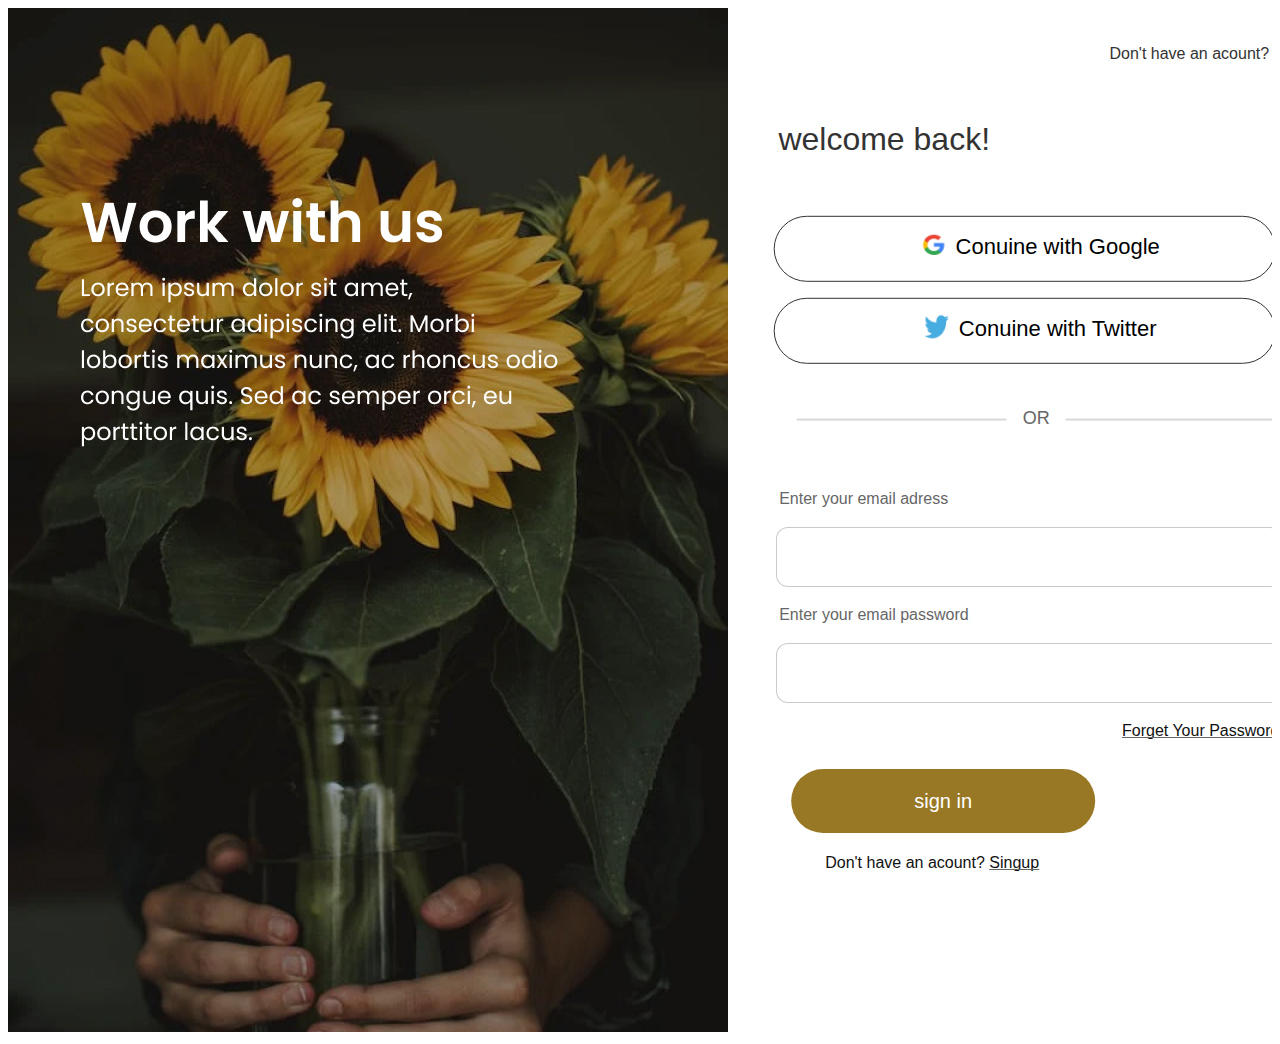
<file: index.html>
<!DOCTYPE html>
<html lang="en">
<head>
    <meta charset="UTF-8">
    <meta name="viewport" content="width=device-width, initial-scale=1.0">
    <title>Document</title>
    <link rel="stylesheet" href="css/main.css">
    <!-- <link href="https://fonts.googleapis.com/css2?family=Roboto:wght@100;300;400;500&display=swap" rel="stylesheet"> -->
</head>
<body>
   <div class="card">
    <div class="left">
      <img src="image/Image.jpg" alt="Image">
    </div>
    <div class="right">
      <div class="title">
        <p class="title-des">Don't have an acount? <a href="#" class="link">Sing up</a></p>
      </div>
      <div class="heading">
        <h2>welcome back!</h2>
      </div>
      <div class="icon">
        <div class="icons">
          <div class="box-1">
            
            <img src="./image/Social media signup/Social media logo.jpg">
            <p class="title-icon">Conuine with Google</p>
          </div>
        </div>
        <div class="icons">
          <div class="box-2">
            <img src="./image/Social media signup/twitter.png">
            <p class="title-icon">Conuine with Twitter</p> 
          </div>
        </div>
      </div>    
      <div class="spans">
        <span class="span-1"></span>
        <p class="span-p">or</p>
        <span class="span-2"></span>
      </div> 
      <form id="login-form">
        <div class="form-content">
          <p class="form-title">Enter your email adress</p>
        <input type="text" id="email">
        </div>
        <div class="form-content">
          <p class="form-title">Enter your email password</p>
          <input type="password" id="password">
        </div>
        <div class="description">
        <p class="des-title">Forget your password</p>
      </div>
      </form>
      <div class="button">
        <button class="submit" type="btn">sign in </button>
        <div class="title-button">
          <p class="pragraph">Don't have an acount? <a href="#" class="links">Singup</a></p>
        </div>
      </div> 
    </div>
  </div> 
  <script src="./js/index.js"></script>
</body>
</html>
</file>
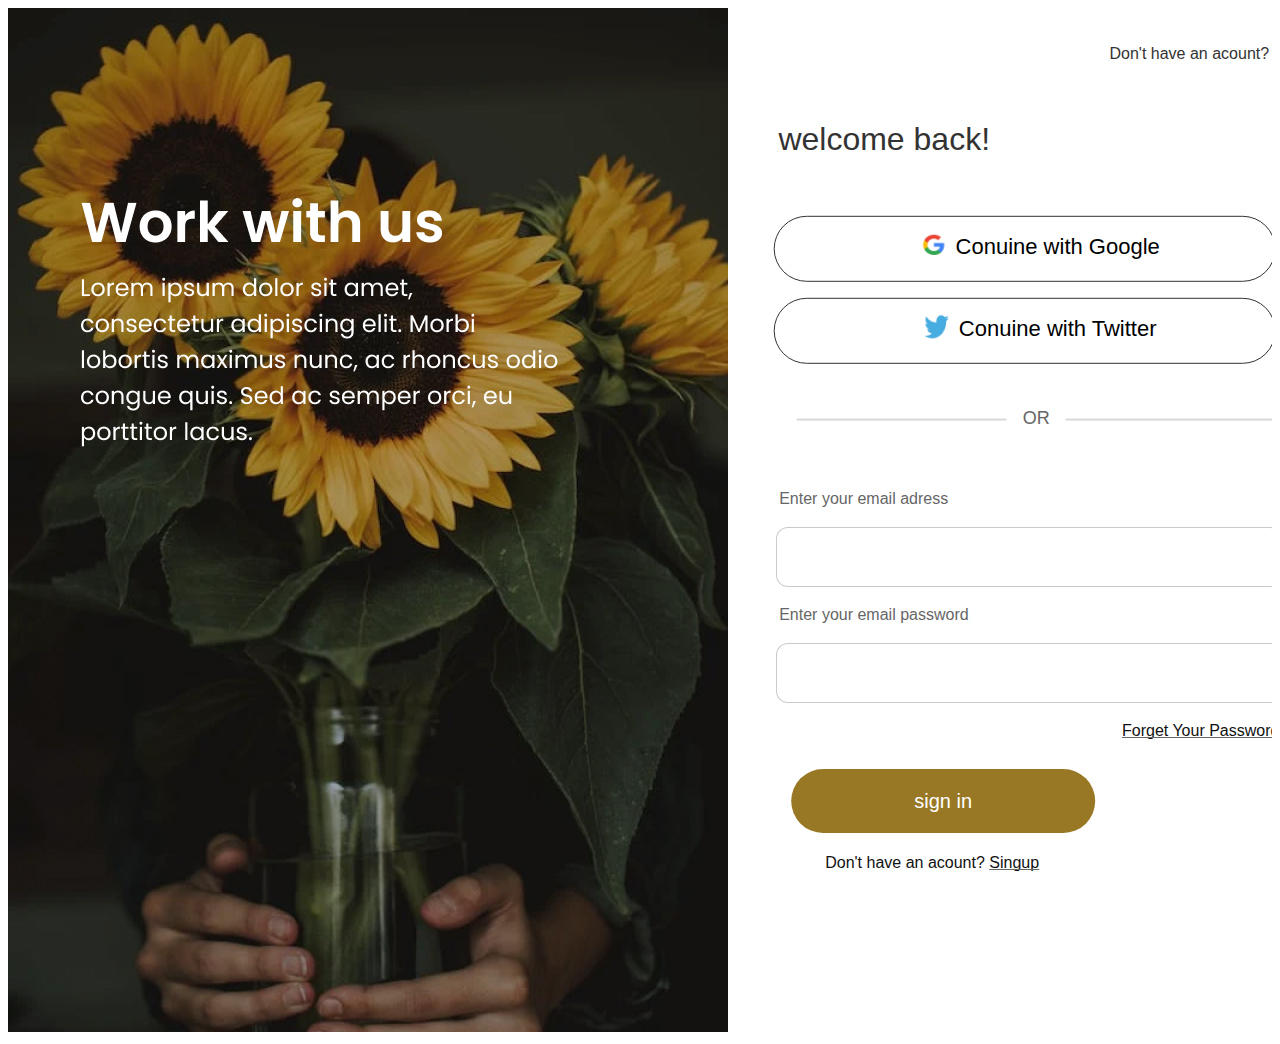
<file: logout.html>
<!DOCTYPE html>
<html lang="en">
<head>
    <meta charset="UTF-8">
    <meta name="viewport" content="width=device-width, initial-scale=1.0">
    <title>Document</title>
    <link rel="stylesheet" href="css/style.css">
    <!-- <link href="https://fonts.googleapis.com/css2?family=Roboto:wght@100;300;400;500&display=swap" rel="stylesheet"> -->
</head>
<body>
    <div class="profile-container">
        <div class="content">
          <p></p>
          <button class="submit" type="btn">Log out </button>
        </div>
      </div>
</body>
<script src="js/logout.js"></script>
</html>
</file>
<file: css/main.css>
.card {
  display: grid;
  grid-template-columns: 1fr 1fr;
  overflow: hidden;
   
}
 .left img {
  width: 720px;
  height: 1024px;

}
.right {
  width: 720px;
  height: 1024px;
  left: 720px;

}

.title {
  width: 249px;
  height: 28px;
  padding: 2px;
  transform: translate(150%, 50%);
 
}
.link {
  text-decoration: none;
  color: #111111;
  position: relative;
}
.title-des {
  font-family:"poppins", sans-serif;
  font-size: 16px;
  font-weight: 400;
  line-height: 24px;
  letter-spacing: 0em;
  text-align: left;
  color: #333333;

}
.link::before {
  content: '';
  height: 1px;
  background-color: #666666;
  position: absolute;
  bottom:1px;
  width: 54px;
}
.heading {
  width: 252px;
  height: 48px;
  transform: translate(20%, 100%);

}
.heading h2{
  font-family: "poppins", sans-serif;
  font-size: 32px;
  font-weight: 500;
  line-height: 48px;
  letter-spacing: 0em;
  text-align: left;
  color: #333333;

}
.icon {
  width:  568px;
  height: 144px;
  gap: 16px;
  transform: translate(1%, 70%);

}
.box-1 {
  display: flex;
  gap: 10px;
  justify-content: center;

}

.icons {
  width: 500px;
  height: 64px;
  padding: 16.5px, 154px, 17.5px, 155px;
  border-radius: 40px;
  border: 1px solid #333333;
  margin-left: 2.5rem;
  margin-bottom: 1rem;
}
.box-1 img {
  width: 24px;
  height: 24px;
  margin-top: 1rem;
  margin-left: 2rem;
 
}

.title-icon {
  font-family: Arial, Helvetica, sans-serif;
  font-size: 22px;
  font-weight: 400;
 line-height: 15px;
 letter-spacing: 0em;
 text-align: left;

}
.box-2 {
  display: flex;
  gap: 10px;
  justify-content: center;

}
.box-2 img {
  width: 24px;
  height: 24px;
  margin-top: 1rem;
  margin-left: 2rem;
 
}
.spans {
  transform: translate(8%, 100%);
  display: flex;
  padding:0.7rem;
}
.span-1 , .span-2 {
  display: flex;
  margin-top: 3rem;
}
.span-1{
  width: 210px;
  height: 2px;
  background: #66666640;
  margin-right: 1rem;
  
}
.span-2{
  width: 210px;
  height: 2px;
  background: #66666640;
  margin-left: 1rem;
  
}
.span-p {
  width: 27px;
  height: 25px;
  font-family: Arial, Helvetica, sans-serif;
  font-size: 18px;
  font-weight: 400;
  line-height: 25px;
  letter-spacing: 0em;
  text-align: left;
  text-transform: uppercase;
  color: #666666;
  margin-top: 2.2rem;
}
form {
  width:  568px;
  height: 342px;
  gap: 18px;
  margin-top: 8rem;

}
.form-content {
  width: 568px;
  
  
}
.form-content input {
  width: 500px;
  height: 56px;
  border-radius: 12px;
  border: 1px solid;
  color: #66666659;
  margin-left: 3rem;

}
.form-title {
  width: 199px;
  height: 24px;
  font-family: "poppins", sans-serif;
 font-size: 16px;
 font-weight: 400;
 line-height: 24px;
 letter-spacing: 0em;
 text-align: left;
 margin-left: 3.2rem;
 color: #666666;
 
}
.description {
  width: 174px;
  height: 24px;
  margin-left: auto;
}
.des-title {
  font-family: "poppins", sans-serif;
  font-size: 16px;
  font-weight: 400;
  line-height: 24px;
  letter-spacing: 0em;
  position: relative;
  
  text-transform: capitalize;
  color: #111111;
 
}
.des-title::before {
  content: '';
  height: 1px;
  background-color: #666666;
  position: absolute;
  bottom: 5px;
  width: 155px;
}
.button {
  width: 304px;
  height: 100px;
  gap: 8px;
  transform: translate(5%, -60%);
}
.submit {
  width: 304px;
  height: 64px;
  font-family: "poppins", sans-serif;
  font-size: 20px;
  font-weight: 400;
  line-height: 30px;
  letter-spacing: 0em;
  text-align: center;
  color: #ffffff;
  padding: 16.5px, 0px, 17.5px, 0px;
  border-radius: 32px;
  background: #997825;
  border: none;
  margin-left: 3rem;
  cursor: pointer;

}
.title-button {
  width: 249px;
  height: 28px;
  padding: 2px;
  gap: 10px;
  margin-left: 5rem;
}
.pragraph, .links {
  width: 245px;
  height: 24px;
  font-family: "poppins", sans-serif;
  font-size: 16px;
  font-weight: 400;
  line-height: 24px;
  letter-spacing: 0em;
  text-align: left;
  color: #111111;
  position: relative;
  text-decoration: none;

}
.links::before {
  content: '';
  height: 1px;
  background-color: #666666;
  position: absolute;
  bottom:1px;
  width: 50px;
}

/* @media */

@media screen and (max-width: 768px) {
  .card {
    grid-template-columns: 1fr;
  }

  .left, .right {
    width: 100%;
    height: auto;
  }
}
</file>
<file: css/style.css>
.profile-container {
    width: 859px;
    height: 182px;
    top: 421px;
    left: 290px;
    border-radius: 32px;
  }
  
  .profile-container .content {
    width: 859px;
    height: 72px;
    top: 421px;
    left: 290px;
    transform: translate(50%, 100%);
  }
  
  .profile-container .content p {
    font-family: Poppins;
    font-size: 48px;
    font-weight: 400;
    line-height: 72px;
    letter-spacing: 0em;
    text-align: left;
  }
  
  .profile-container  button {
    width: 304px;
    height: 64px;
    top: 539px;
    left: 568px;
    padding: 16.5px 0px 17.5px 0px;
    border-radius: 32px;
    background: #EB4335;
    border: none;
    color: white;
    font-size: 20px;
    transform: translate(30%, -30%);
    cursor: pointer;
  }

  /* @ media */
</file>
